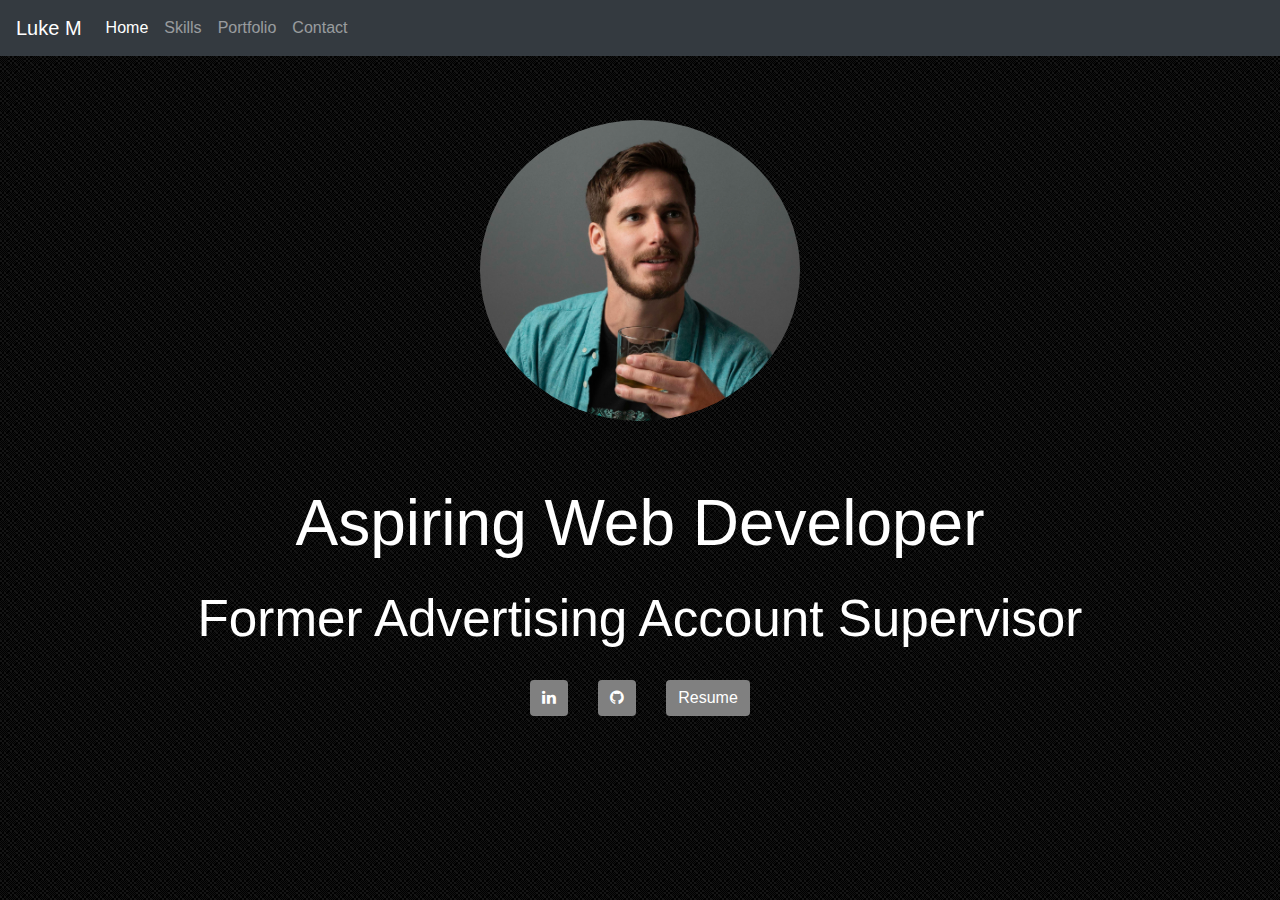
<file: index.html>
<!DOCTYPE html>
<html lang="en">

<head>
    <meta charset="UTF-8">
    <meta name="viewport" content="width=device-width, initial-scale=1.0">
    <title>Home</title>
    <link rel="stylesheet" href="https://cdn.jsdelivr.net/npm/bootstrap@4.5.3/dist/css/bootstrap.min.css">
    <link rel="stylesheet" href="https://stackpath.bootstrapcdn.com/font-awesome/4.7.0/css/font-awesome.min.css"
        integrity="sha384-wvfXpqpZZVQGK6TAh5PVlGOfQNHSoD2xbE+QkPxCAFlNEevoEH3Sl0sibVcOQVnN" crossorigin="anonymous">
    <link rel="stylesheet" href="assets/indexstyle.css">
</head>

<header>
    <nav class="navbar navbar-expand-lg navbar-dark bg-dark">
        <a class="navbar-brand" href="index.html">Luke M</a>
        <button class="navbar-toggler" type="button" data-toggle="collapse" data-target="#navbarNav"
            aria-controls="navbarNav" aria-expanded="false" aria-label="Toggle navigation">
            <span class="navbar-toggler-icon"></span>
        </button>
        <nav class="collapse navbar-collapse" id="navbarNav">
            <ul class="navbar-nav">
                <li class="nav-item active">
                    <a class="nav-link" href="index.html">Home <span class="sr-only">(current)</span></a>
                </li>
                <li class="nav-item">
                    <a class="nav-link" href="skills.html">Skills </a>
                </li>
                <li class="nav-item">
                    <a class="nav-link" href="portfolio.html">Portfolio</a>
                </li>
                <li class="nav-item">
                    <a class="nav-link" href="contact.html">Contact</a>
                </li>
            </ul>
        </nav>
    </nav>
</header>

<body>
    <main class="main-container">

        <img src="assets/headshot.jpg" alt="Headshot" class="headshot" />

        <h1 class="intro">
            Aspiring Web Developer
        </h1>
        <h1 class="intro-line2">
            Former Advertising Account Supervisor
        </h1>
    </main>

    <section class="btn-container">

        <div class="row justify-content-center">

            <div class="col-md-auto col-sm-auto">
                <a href="https://www.linkedin.com/in/luke-martin-b8192564/" class="btn" role="button">
                    <i class="fa fa-linkedin" aria-hidden="true"></i> </button> </a>
            </div>

            <div class="col-md-auto col-sm-auto">
                <a href="https://github.com/LukeMartin-123" class="btn" role="button">
                    <i class="fa fa-github" aria-hidden="true"></i> </button></a>
                </button>
            </div>

            <div class="col-md-auto col-sm-auto">
                <a href="https://drive.google.com/file/d/1PWuTrqMIAcvSIj47k_1AyfcYjFMuXWhD/view?usp=sharing" class="btn"
                    role="button">
                    Resume</button></a>
            </div>

    </section>
    </div>




    <script src="https://code.jquery.com/jquery-3.3.1.slim.min.js"
        integrity="sha384-q8i/X+965DzO0rT7abK41JStQIAqVgRVzpbzo5smXKp4YfRvH+8abtTE1Pi6jizo"
        crossorigin="anonymous"></script>
    <script src="https://cdnjs.cloudflare.com/ajax/libs/popper.js/1.14.7/umd/popper.min.js"
        integrity="sha384-UO2eT0CpHqdSJQ6hJty5KVphtPhzWj9WO1clHTMGa3JDZwrnQq4sF86dIHNDz0W1"
        crossorigin="anonymous"></script>
    <script src="https://stackpath.bootstrapcdn.com/bootstrap/4.3.1/js/bootstrap.min.js"
        integrity="sha384-JjSmVgyd0p3pXB1rRibZUAYoIIy6OrQ6VrjIEaFf/nJGzIxFDsf4x0xIM+B07jRM"
        crossorigin="anonymous"></script>
</body>

</html>
</file>
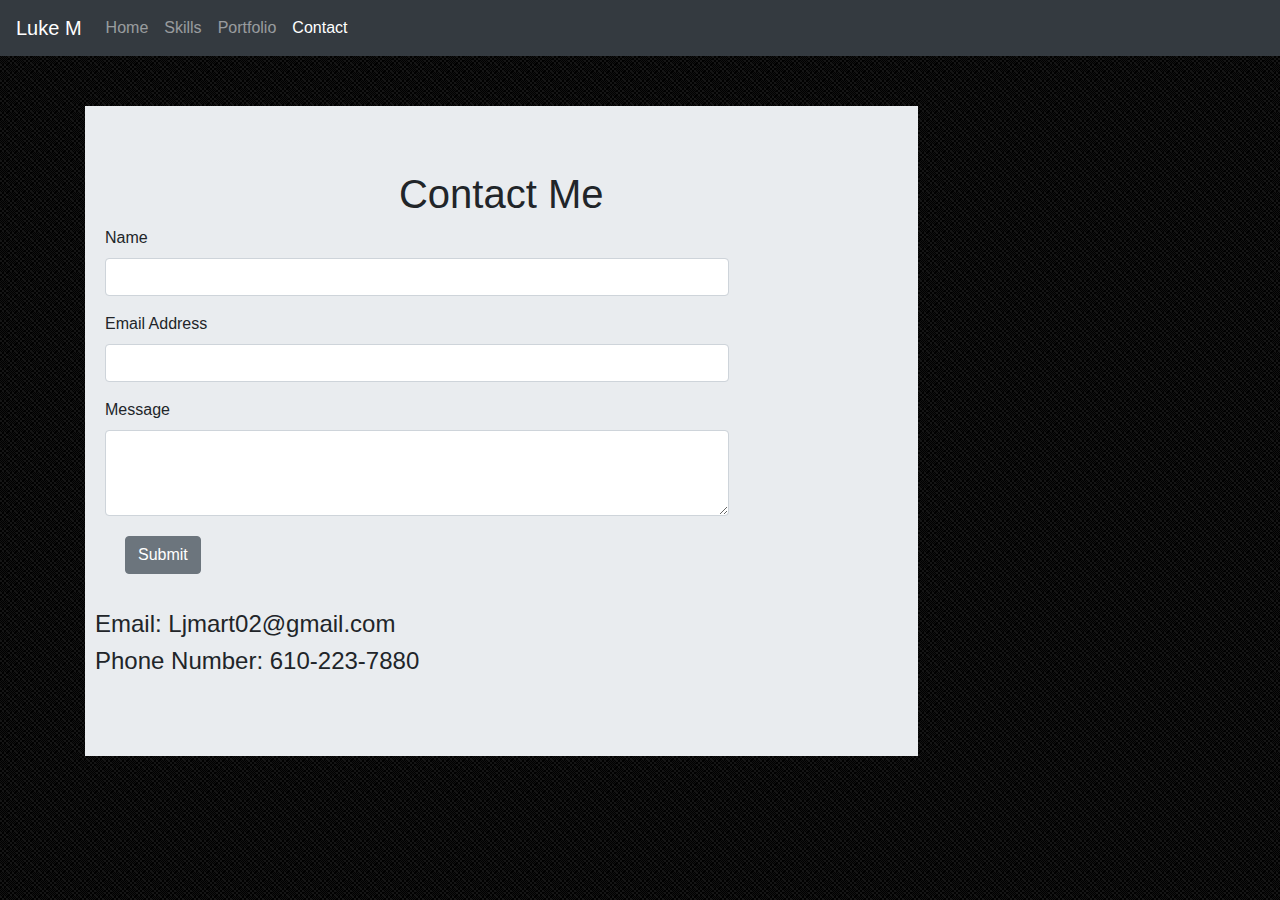
<file: contact.html>
<!DOCTYPE html>
<html lang="en">

<head>
  <meta charset="UTF-8">
  <meta name="viewport" content="width=device-width, initial-scale=1.0">
  <title>Contact Info</title>
  <link rel="stylesheet" href="https://cdn.jsdelivr.net/npm/bootstrap@4.5.3/dist/css/bootstrap.min.css">
  <link rel="stylesheet" href="https://stackpath.bootstrapcdn.com/font-awesome/4.7.0/css/font-awesome.min.css"
    integrity="sha384-wvfXpqpZZVQGK6TAh5PVlGOfQNHSoD2xbE+QkPxCAFlNEevoEH3Sl0sibVcOQVnN" crossorigin="anonymous">
  <link rel="stylesheet" href="assets/contactstyle.css">
</head>

<header>
  <nav class="navbar navbar-expand-lg navbar-dark bg-dark">
    <a class="navbar-brand" href="index.html">Luke M</a>
    <button class="navbar-toggler" type="button" data-toggle="collapse" data-target="#navbarNav"
      aria-controls="navbarNav" aria-expanded="false" aria-label="Toggle navigation">
      <span class="navbar-toggler-icon"></span>
    </button>
    <nav class="collapse navbar-collapse" id="navbarNav">
      <ul class="navbar-nav">
        <li class="nav-item">
          <a class="nav-link" href="index.html">Home </a>
        </li>
        <li class="nav-item">
          <a class="nav-link" href="skills.html">Skills </a>
        </li>
        <li class="nav-item">
          <a class="nav-link" href="portfolio.html">Portfolio</a>
        </li>
        <li class="nav-item">
          <a class="nav-link active" href="contact.html">Contact <span class="sr-only">(current)</span></a>
        </li>
      </ul>
    </nav>
  </nav>
</header>

<body>

  <main class="container">
    <section class="jumbotron jumbotron-fluid">
      <h1>Contact Me</h1>
      <form>
        <section class="form-group">
          <label for="exampleInputEmail1">Name</label>
          <input type="email" class="form-control" id="exampleInputEmail1" aria-describedby="emailHelp">
        </section>
        <section class="form-group">
          <label for="exampleInputEmail1"">Email Address</label>
          <input type=" email" class="form-control" id="exampleInputEmail1">
        </section>
        <section class="form-group">
          <label for="exampleFormControlTextarea1">Message</label>
          <textarea class="form-control" id="exampleFormControlTextarea1" rows="3"></textarea>
          <button type="button" class="btn btn-secondary">Submit</button>
        </section>
        <h4>Email: Ljmart02@gmail.com</h4>
        <h4>Phone Number: 610-223-7880</h4>

      </form>

    </section>
  </main>
  <script src="https://code.jquery.com/jquery-3.3.1.slim.min.js"
    integrity="sha384-q8i/X+965DzO0rT7abK41JStQIAqVgRVzpbzo5smXKp4YfRvH+8abtTE1Pi6jizo"
    crossorigin="anonymous"></script>
  <script src="https://cdnjs.cloudflare.com/ajax/libs/popper.js/1.14.7/umd/popper.min.js"
    integrity="sha384-UO2eT0CpHqdSJQ6hJty5KVphtPhzWj9WO1clHTMGa3JDZwrnQq4sF86dIHNDz0W1"
    crossorigin="anonymous"></script>
  <script src="https://stackpath.bootstrapcdn.com/bootstrap/4.3.1/js/bootstrap.min.js"
    integrity="sha384-JjSmVgyd0p3pXB1rRibZUAYoIIy6OrQ6VrjIEaFf/nJGzIxFDsf4x0xIM+B07jRM"
    crossorigin="anonymous"></script>
</body>

</html>
</file>
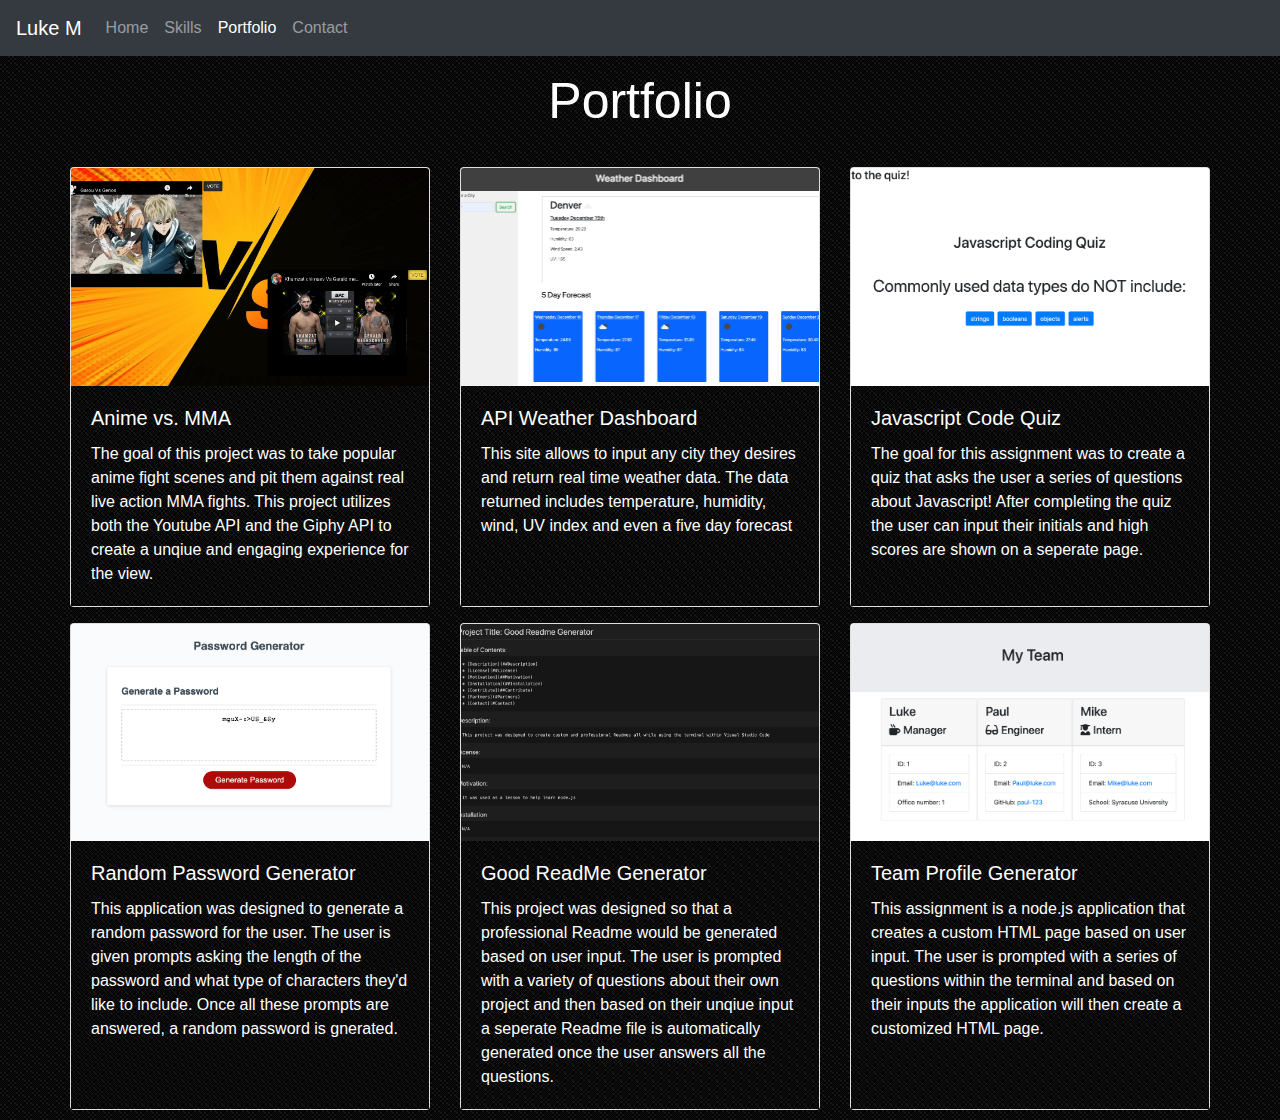
<file: portfolio.html>
<!DOCTYPE html>
<html lang="en">

<head>
  <meta charset="UTF-8">
  <meta name="viewport" content="width=device-width, initial-scale=1.0">
  <title>Portfolio</title>
  <link rel="stylesheet" href="https://cdn.jsdelivr.net/npm/bootstrap@4.5.3/dist/css/bootstrap.min.css">
  <link rel="stylesheet" href="https://stackpath.bootstrapcdn.com/font-awesome/4.7.0/css/font-awesome.min.css"
    integrity="sha384-wvfXpqpZZVQGK6TAh5PVlGOfQNHSoD2xbE+QkPxCAFlNEevoEH3Sl0sibVcOQVnN" crossorigin="anonymous">
  <link rel="stylesheet" href="assets/portfoliostyle.css">
</head>

<header>
  <nav class="navbar navbar-expand-lg navbar-dark bg-dark">
    <a class="navbar-brand" href="index.html">Luke M</a>
    <button class="navbar-toggler" type="button" data-toggle="collapse" data-target="#navbarNav"
      aria-controls="navbarNav" aria-expanded="false" aria-label="Toggle navigation">
      <span class="navbar-toggler-icon"></span>
    </button>
    <nav class="collapse navbar-collapse" id="navbarNav">
      <ul class="navbar-nav">
        <li class="nav-item">
          <a class="nav-link" href="index.html">Home </a>
        </li>
        <li class="nav-item">
          <a class="nav-link" href="skills.html">Skills</a>
        </li>
        <li class="nav-item active">
          <a class="nav-link" href="portfolio.html">Portfolio<span class="sr-only">(current)</span></a>
        </li>
        <li class="nav-item">
          <a class="nav-link" href="contact.html">Contact</a>
        </li>
      </ul>
    </nav>
  </nav>
</header>

<body>

  <main class="container">
    <h1>
      Portfolio
    </h1>

    <div class="row">
      <section class="row row-cols-1 mt-4 row-cols-md-3">
        <section class="col-lg-4 col-md-4 col-sm-12">
          <section class="card h-100">
            <a href="https://lukemartin-123.github.io/Anime-vs-UFC/">
              <img src="assets/anime_vs_ufc.png" class="card-img-top">
              <section class="card-body">
                <h5 class="card-title">Anime vs. MMA</h5>
            </a>
            <p class="card-text">The goal of this project was to take popular anime fight scenes and pit them
              against real live action MMA fights. This project utilizes both the Youtube API and the Giphy API to
              create a unqiue and engaging experience for the view.</p>

          </section>
        </section>
      </section>
      <section class="col-lg-4 col-md-4 col-sm-12">
        <section class="card h-100">
          <a href="https://lukemartin-123.github.io/API_Weather_Tracker/">
            <img src="assets/weather_dashboard.png" class="card-img-top" alt="...">
            <section class="card-body">
              <h5 class="card-title">API Weather Dashboard</h5>
          </a>
          <p class="card-text"> This site allows to input any city they desires and return real time weather data.
            The data returned includes temperature, humidity, wind, UV index and even a five day forecast</p>

        </section>
      </section>
      </section>
      <section class="col-lg-4 col-md-4 col-sm-12">
        <section class="card h-100">
          <a href="https://lukemartin-123.github.io/Javascript_Code_Quiz/">
            <img src="assets/js_code_quiz.png" class="card-img-top" alt="...">
            <section class="card-body">
              <h5 class="card-title">Javascript Code Quiz</h5>
          </a>
          <p class="card-text">The goal for this assignment was to create a quiz that asks the user a series of
            questions about Javascript! After completing the quiz the user can input their initials and high scores
            are shown on a seperate page.</p>

        </section>
      </section>
      </section>
    </div>

    <div class="row">
      <section class="row row-cols-1 mt-4 row-cols-md-3">

        <section class="col-lg-4 col-md-4 col-sm-12">
          <section class="card h-100">
            <a href="https://github.com/LukeMartin-123/Random_Password_Generator">
              <img src="assets/Password_Generator.png" class="card-img-top" alt="...">
              <section class="card-body">
                <h5 class="card-title">Random Password Generator</h5>
            </a>
            <p class="card-text">This application was designed to generate a random password for the user. The user is
              given prompts asking the length of the password and what type of characters they'd like to include. Once
              all these prompts are answered, a random password is gnerated.</p>
          </section>
        </section>
      </section>


      <section class="col-lg-4 col-md-4 col-sm-12">
        <section class="card h-100">
          <a href="https://github.com/LukeMartin-123/Readme_Generator">
            <img src="assets/Readme_Generator.png" class="card-img-top" alt="...">
            <section class="card-body">
              <h5 class="card-title">Good ReadMe Generator</h5>
          </a>
          <p class="card-text">This project was designed so that a professional Readme would be generated based on user
            input. The user is prompted with a variety of questions about their own project and then based on their
            unqiue input a seperate Readme file is automatically generated once the user answers all the questions.</p>
        </section>
      </section>
      </section>

      <section class="col-lg-4 col-md-4 col-sm-12">
        <section class="card h-100">
          <a href="https://github.com/LukeMartin-123/Team_Profile_Generator">
            <img src="assets/team_profile_generator.png" class="card-img-top" alt="...">
            <section class="card-body">
              <h5 class="card-title">Team Profile Generator</h5>
          </a>
          <p class="card-text">This assignment is a node.js application that creates a custom HTML page based on user
            input. The user is prompted with a series of questions within the terminal and based on their inputs the
            application will then create a customized HTML page. </p>
        </section>
      </section>
      </section>


    </div>

  </main>
  <script src="https://code.jquery.com/jquery-3.3.1.slim.min.js"
    integrity="sha384-q8i/X+965DzO0rT7abK41JStQIAqVgRVzpbzo5smXKp4YfRvH+8abtTE1Pi6jizo"
    crossorigin="anonymous"></script>
  <script src="https://cdnjs.cloudflare.com/ajax/libs/popper.js/1.14.7/umd/popper.min.js"
    integrity="sha384-UO2eT0CpHqdSJQ6hJty5KVphtPhzWj9WO1clHTMGa3JDZwrnQq4sF86dIHNDz0W1"
    crossorigin="anonymous"></script>
  <script src="https://stackpath.bootstrapcdn.com/bootstrap/4.3.1/js/bootstrap.min.js"
    integrity="sha384-JjSmVgyd0p3pXB1rRibZUAYoIIy6OrQ6VrjIEaFf/nJGzIxFDsf4x0xIM+B07jRM"
    crossorigin="anonymous"></script>
</body>

</html>
</file>
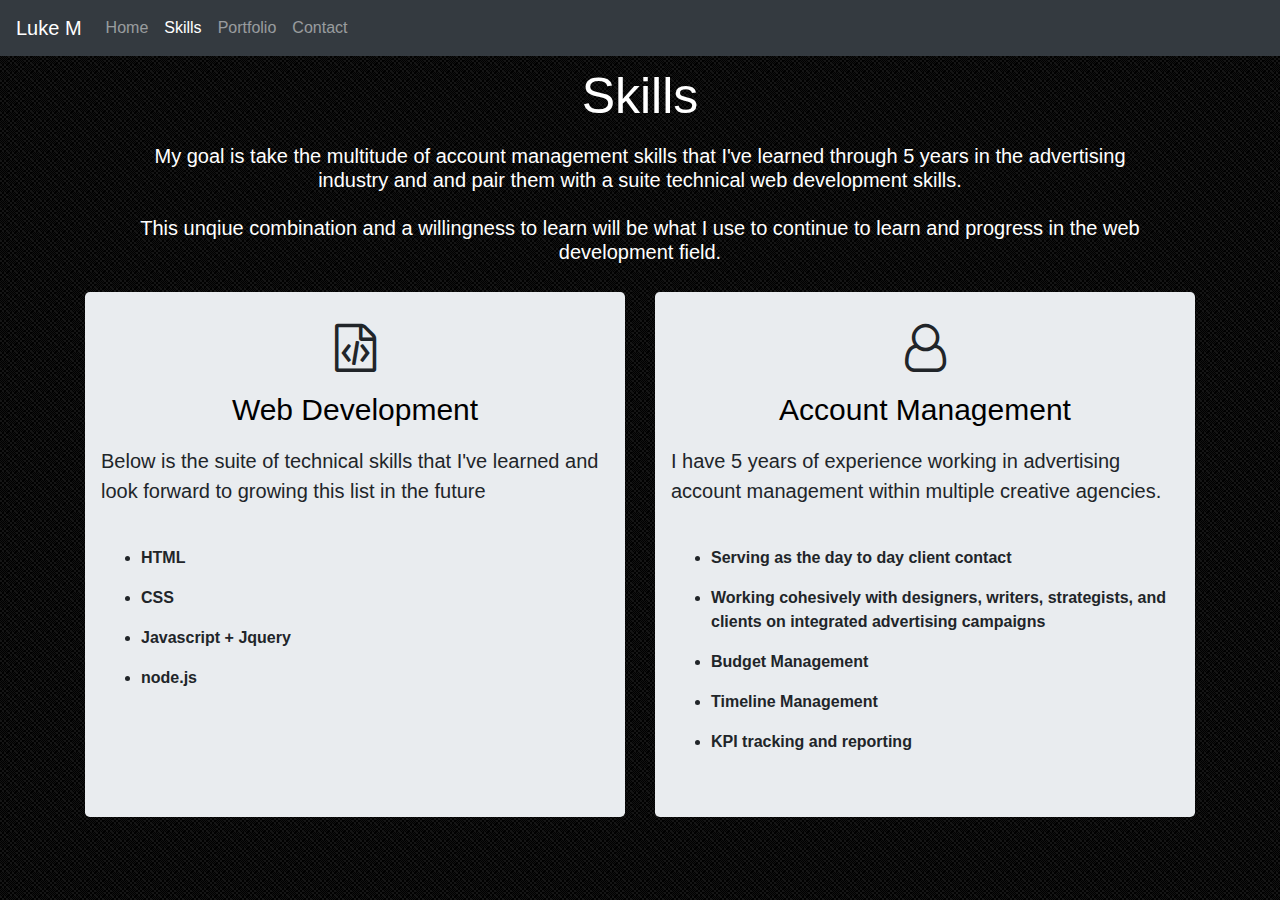
<file: skills.html>
<!DOCTYPE html>
<html lang="en">

<head>
    <meta charset="UTF-8">
    <meta name="viewport" content="width=device-width, initial-scale=1.0">
    <title>Skills</title>
    <meta charset="UTF-8">
    <meta name="viewport" content="width=device-width, initial-scale=1.0">
    <link rel="stylesheet" href="https://cdn.jsdelivr.net/npm/bootstrap@4.5.3/dist/css/bootstrap.min.css">
    <link rel="stylesheet" href="https://stackpath.bootstrapcdn.com/font-awesome/4.7.0/css/font-awesome.min.css"
        integrity="sha384-wvfXpqpZZVQGK6TAh5PVlGOfQNHSoD2xbE+QkPxCAFlNEevoEH3Sl0sibVcOQVnN" crossorigin="anonymous">
    <link rel="stylesheet" href="assets/skillsstyle.css">

</head>

<header>
    <nav class="navbar navbar-expand-lg navbar-dark bg-dark">
        <a class="navbar-brand" href="index.html">Luke M</a>
        <button class="navbar-toggler" type="button" data-toggle="collapse" data-target="#navbarNav"
            aria-controls="navbarNav" aria-expanded="false" aria-label="Toggle navigation">
            <span class="navbar-toggler-icon"></span>
        </button>
        <nav class="collapse navbar-collapse" id="navbarNav">
            <ul class="navbar-nav">
                <li class="nav-item">
                    <a class="nav-link" href="index.html">Home</a>
                </li>
                <li class="nav-item active">
                    <a class="nav-link" href="skills.html">Skills <span class="sr-only">(current)</span></a>
                </li>
                <li class="nav-item">
                    <a class="nav-link" href="portfolio.html">Portfolio</a>
                </li>
                <li class="nav-item">
                    <a class="nav-link" href="contact.html">Contact</a>
                </li>
            </ul>
        </nav>
    </nav>
</header>


<body>

    <h1 class="intro">
        Skills
    </h1>

    <div class="bio-box">
        <h2 class="bio">
            My goal is take the multitude of account management skills that I've learned through 5 years in the
            advertising industry and and pair them with a suite technical web development skills. <br>

            <span><br>
                This unqiue combination and a willingness to learn will be what I use to continue to learn and progress
                in the web development field.
            </span>

    </div>

    </h2>

    <main class="container">

        <div class="row">

            <section class="col-lg-6 col-md-12 col-sm-12">
                <div class="jumbotron">

                    <div class="icon">
                        <i class="fa fa-file-code-o fa-3x" aria-hidden="true"></i>
                    </div>

                    <h1 class="box-header"> Web Development</h1>

                    <p class="lead">Below is the suite of technical skills that I've learned and look forward to growing this list in the future</p>

                    <br>

                    <ul class="box-list">
                        <li class="box-item">
                            <p>
                                HTML
                            </p>
                        </li>

                        <li class="box-item">
                            <p>
                                CSS
                            </p>
                        </li>

                        <li class="box-item">
                            <p>
                                Javascript + Jquery
                            </p>
                        </li>

                        <li class="box-item">
                            <p>
                                node.js
                            </p>
                        </li>

                    </ul>
                </div>

            </section>

            <section class="col-lg-6 col-md-12 col-sm-12">

                <div class="jumbotron">

                    <div class="icon">
                        <i class="fa fa-user-o fa-3x" aria-hidden="true"></i>
                    </div>

                    <h1 class="box-header"> Account Management</h1>

                    <p class="lead">I have 5 years of experience working in advertising account management within multiple creative agencies.</p>

                    <br>

                    <ul class="box-list">
                        <li class="box-item">
                            <p>
                                Serving as the day to day client contact
                            </p>
                        </li>

                        <li class="box-item">
                            <p>
                                Working cohesively with designers, writers, strategists, and clients on integrated advertising
                                campaigns
                            </p>
                        </li>

                        <li class="box-item">
                            <p>
                                Budget Management
                            </p>
                        </li>

                        <li class="box-item">
                            <p>
                                Timeline Management
                            </p>
                        </li>

                        <li class="box-item">
                            <p>
                                KPI tracking and reporting
                            </p>
                        </li>

                    </ul>
                </div>

            </section>


        </div>

    </main>







    <script src="https://code.jquery.com/jquery-3.3.1.slim.min.js"
        integrity="sha384-q8i/X+965DzO0rT7abK41JStQIAqVgRVzpbzo5smXKp4YfRvH+8abtTE1Pi6jizo"
        crossorigin="anonymous"></script>
    <script src="https://cdnjs.cloudflare.com/ajax/libs/popper.js/1.14.7/umd/popper.min.js"
        integrity="sha384-UO2eT0CpHqdSJQ6hJty5KVphtPhzWj9WO1clHTMGa3JDZwrnQq4sF86dIHNDz0W1"
        crossorigin="anonymous"></script>
    <script src="https://stackpath.bootstrapcdn.com/bootstrap/4.3.1/js/bootstrap.min.js"
        integrity="sha384-JjSmVgyd0p3pXB1rRibZUAYoIIy6OrQ6VrjIEaFf/nJGzIxFDsf4x0xIM+B07jRM"
        crossorigin="anonymous"></script>
</body>

</html>
</file>
<file: assets/indexstyle.css>
body {
    background-image: url(black_mamba.png);
}

header{
    max-width: 100%;
}

.main-container {
    height: 100%;
    max-width: 100%;
    margin: auto;
    clear: both;
    display: inline-block;
    text-align: center;
}

.btn-container {
    max-width: 100%;
    margin-bottom: 20px;
    
}

.row {
    max-width: auto;
    margin-top: auto;
    margin-bottom: auto;
    text-align: center;
}

.lead {
    line-height: 1.5;
}

.headshot {
    width: 25%;
    height: 25%;
    border-radius: 50%;
    justify-content: center;
    text-align: justify;
    margin-top: 5%;
  }

 .intro {
    display: block; 
    margin-top: 5%;
    color: white;
    font-size: 5vw;
 }

 .intro-line2 {
    display: block; 
    margin-top: 2%;
    margin-bottom: 2%;
    color: white;
    font-size: 4vw;
    font-weight: 200;
 }

.btn {
    background-color: gray;
    border: none;
    color: white;
    font-size: 16px;
    cursor: pointer;
    margin-top: 5px;
          
}

@media screen and (max-width: 768px) {
   .btn {
        width: auto;
        float: none;
        font-size: 90%;
    }
}
</file>
<file: assets/contactstyle.css>
body {
    background-image: url(black_mamba.png);
}

h1 {
    text-align: center;
}

.navbar {
    background-color: rgb(9, 73, 73);
}

.jumbotron {
    margin-top: 50px;
    height: 650px;
    width: 75%;
    float: left;
}

.form-group {
    width: 75%;
    margin-left: 20px
}

.btn {
    margin: 20px;
}

h3{
    margin-left: 5px;
}

h4 {
    margin-left: 10px;
}
</file>
<file: assets/portfoliostyle.css>
body {
    background-image: url(black_mamba.png);
}

h1 {
    color: white;
    font-size: 50px;
    font-family: Arial, Helvetica, sans-serif;
    text-align: center;
    padding-top: 15px;
    margin-bottom: 20px;
}

h2 {
    color: white;
    text-align: center;
    font-size: 20px;
}

p {
    color: white;
}

.container {
    margin-bottom: 10px;
}

.card {
    height: 300px;
}

.card-body {
    background-image: url(black_mamba.png);
}

.row {
    margin-top: 0rem;
}

.col-sm-12 {
    margin-top: 1rem;
}

.mt-4, .my-4 {
    margin-top: 0rem!important;
}

.card-title {
    color: white;
}

.card-img-top {
    width: 100%;
    height: 17vw;
    object-fit: cover;
}


.lead {
    color: black;
}
</file>
<file: assets/skillsstyle.css>
body {
    background-image: url(black_mamba.png);
}

h1 {
    color: white;
    font-size: 50px;
    font-family: Arial, Helvetica, sans-serif;
    text-align: center;
    padding-top: 10px;
    padding-bottom: 10px;
}


h2 {
    color: black;
    text-align: center;
    font-size: 10px;
}

.bio-box {
    width: 80%;
    justify-content: center;
    margin: auto;
}

.bio {
    text-align: center;
    font-size: 20px;
    font-weight: 250;
    color: white;
}

.jumbotron{
    padding: 2rem 1rem;
    margin-top: 20px;
    height: 525px;
}

.icon{
    text-align: center;
    margin-bottom: 10px;
}


.box-header {
    color: black;
    font-size: 30px;
    font-family: Arial, Helvetica, sans-serif;
    text-align: center;
}

.box-item {
    font-weight: bold;
}

.row {
    display: flex;
}

@media screen and (max-width: 992px) {
    .bio-box {
         width: 80%;
         font-size: 90%;
     }
 }

@media screen and (max-width: 768px) {
    .bio-box {
         width: 95%;
         font-size: 90%;
     }
 }
</file>
